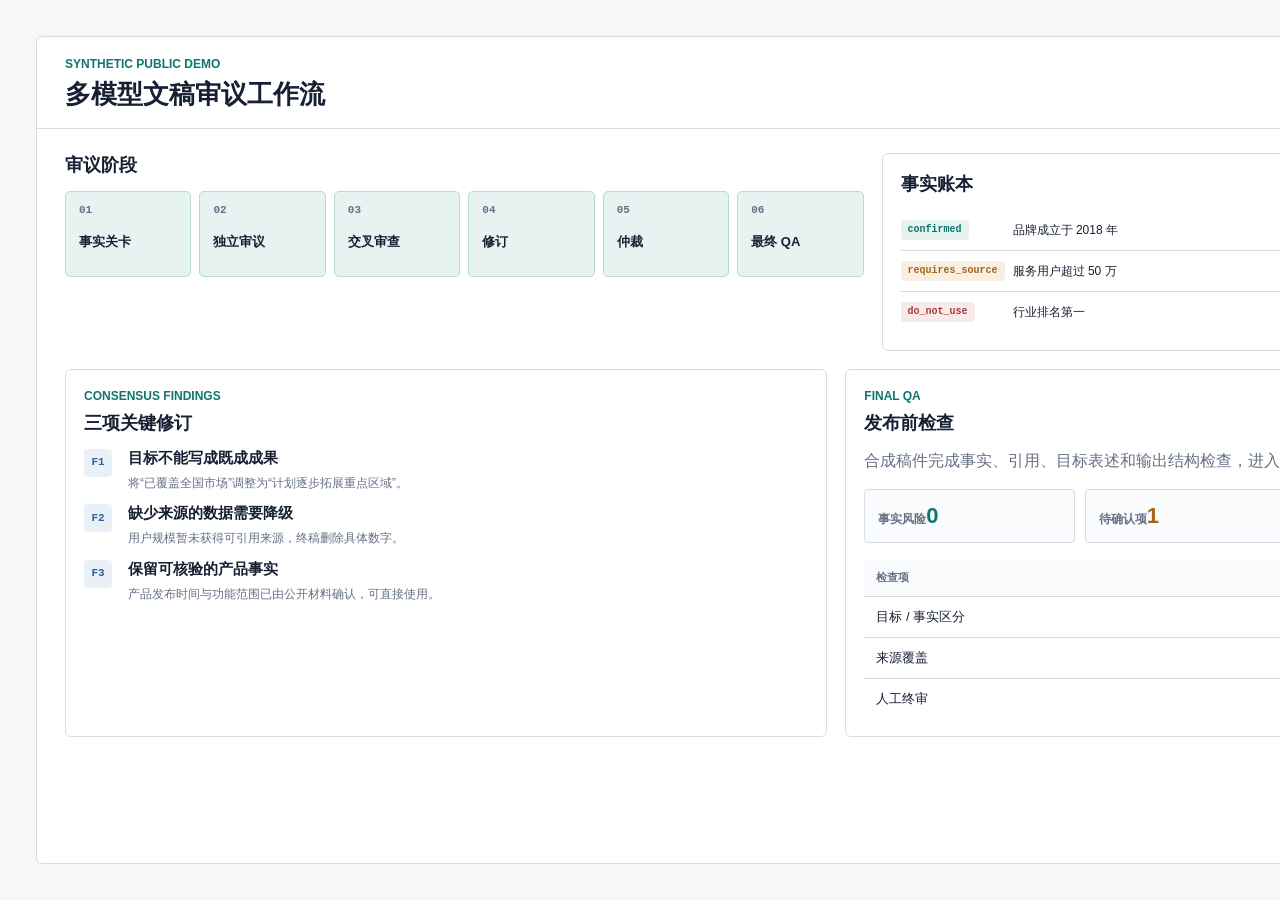
<file: demos/ai-council/index.html>
<!doctype html>
<html lang="zh-CN">
<head>
  <meta charset="utf-8">
  <meta name="viewport" content="width=device-width,initial-scale=1">
  <title>多模型文稿审议 - 合成演示</title>
  <link rel="stylesheet" href="../shared.css">
  <style>
    .summary { display: grid; grid-template-columns: 1.1fr .9fr; gap: 18px; margin-bottom: 18px; }
    .stage-list { display: grid; grid-template-columns: repeat(6, 1fr); gap: 8px; }
    .stage { min-height: 86px; padding: 13px; background: #fafbfc; border: 1px solid var(--line); border-radius: 5px; }
    .stage.done { background: var(--teal-soft); border-color: #bad8d4; }
    .stage-index { display: block; margin-bottom: 16px; color: var(--muted); font: 600 11px/1 "Cascadia Mono", monospace; }
    .stage strong { font-size: 13px; }
    .fact-box { padding: 18px; }
    .fact-row { display: grid; grid-template-columns: 100px 1fr 110px; gap: 12px; align-items: center; padding: 10px 0; border-bottom: 1px solid var(--line); font-size: 12px; }
    .fact-row:last-child { border-bottom: 0; }
    .status { width: fit-content; padding: 4px 7px; border-radius: 3px; font: 650 10px/1.2 "Cascadia Mono", monospace; }
    .confirmed { color: var(--teal); background: var(--teal-soft); }
    .source { color: var(--amber); background: var(--amber-soft); }
    .blocked { color: var(--red); background: var(--red-soft); }
    .result { display: grid; grid-template-columns: 1.05fr .95fr; gap: 18px; }
    .result > section { padding: 17px 18px; }
    .finding { display: grid; grid-template-columns: 34px 1fr; gap: 10px; margin-top: 12px; }
    .finding-code { width: 28px; height: 28px; display: grid; place-items: center; color: var(--blue); background: var(--blue-soft); border-radius: 4px; font: 700 11px/1 "Cascadia Mono", monospace; }
    .finding p { margin-bottom: 0; font-size: 12px; }
    .qa { display: grid; grid-template-columns: repeat(3, 1fr); gap: 10px; margin-top: 14px; }
    .qa div { padding: 13px; background: #fafbfc; border: 1px solid var(--line); border-radius: 4px; }
  </style>
</head>
<body>
  <main class="frame">
    <header class="topbar">
      <div><p class="eyebrow">SYNTHETIC PUBLIC DEMO</p><h1>多模型文稿审议工作流</h1></div>
      <span class="badge"><span class="dot"></span>Status: passed</span>
    </header>
    <div class="content">
      <section class="summary">
        <div>
          <h2>审议阶段</h2>
          <div class="stage-list">
            <div class="stage done"><span class="stage-index">01</span><strong>事实关卡</strong></div>
            <div class="stage done"><span class="stage-index">02</span><strong>独立审议</strong></div>
            <div class="stage done"><span class="stage-index">03</span><strong>交叉审查</strong></div>
            <div class="stage done"><span class="stage-index">04</span><strong>修订</strong></div>
            <div class="stage done"><span class="stage-index">05</span><strong>仲裁</strong></div>
            <div class="stage done"><span class="stage-index">06</span><strong>最终 QA</strong></div>
          </div>
        </div>
        <div class="panel fact-box">
          <h2>事实账本</h2>
          <div class="fact-row"><span class="status confirmed">confirmed</span><span>品牌成立于 2018 年</span><span class="muted">公开工商资料</span></div>
          <div class="fact-row"><span class="status source">requires_source</span><span>服务用户超过 50 万</span><span class="amber">降级表述</span></div>
          <div class="fact-row"><span class="status blocked">do_not_use</span><span>行业排名第一</span><span class="red">禁止写入</span></div>
        </div>
      </section>
      <section class="result">
        <section class="panel">
          <p class="eyebrow">CONSENSUS FINDINGS</p><h2>三项关键修订</h2>
          <div class="finding"><span class="finding-code">F1</span><div><h3>目标不能写成既成成果</h3><p>将“已覆盖全国市场”调整为“计划逐步拓展重点区域”。</p></div></div>
          <div class="finding"><span class="finding-code">F2</span><div><h3>缺少来源的数据需要降级</h3><p>用户规模暂未获得可引用来源，终稿删除具体数字。</p></div></div>
          <div class="finding"><span class="finding-code">F3</span><div><h3>保留可核验的产品事实</h3><p>产品发布时间与功能范围已由公开材料确认，可直接使用。</p></div></div>
        </section>
        <section class="panel">
          <p class="eyebrow">FINAL QA</p><h2>发布前检查</h2>
          <p>合成稿件完成事实、引用、目标表述和输出结构检查，进入人工终审。</p>
          <div class="qa"><div><span class="label">事实风险</span><strong class="value teal">0</strong></div><div><span class="label">待确认项</span><strong class="value amber">1</strong></div><div><span class="label">禁用事实</span><strong class="value red">1</strong></div></div>
          <table style="margin-top:16px"><thead><tr><th>检查项</th><th>结果</th></tr></thead><tbody><tr><td>目标 / 事实区分</td><td class="teal">通过</td></tr><tr><td>来源覆盖</td><td class="teal">通过</td></tr><tr><td>人工终审</td><td class="amber">保留</td></tr></tbody></table>
        </section>
      </section>
    </div>
  </main>
</body>
</html>
</file>
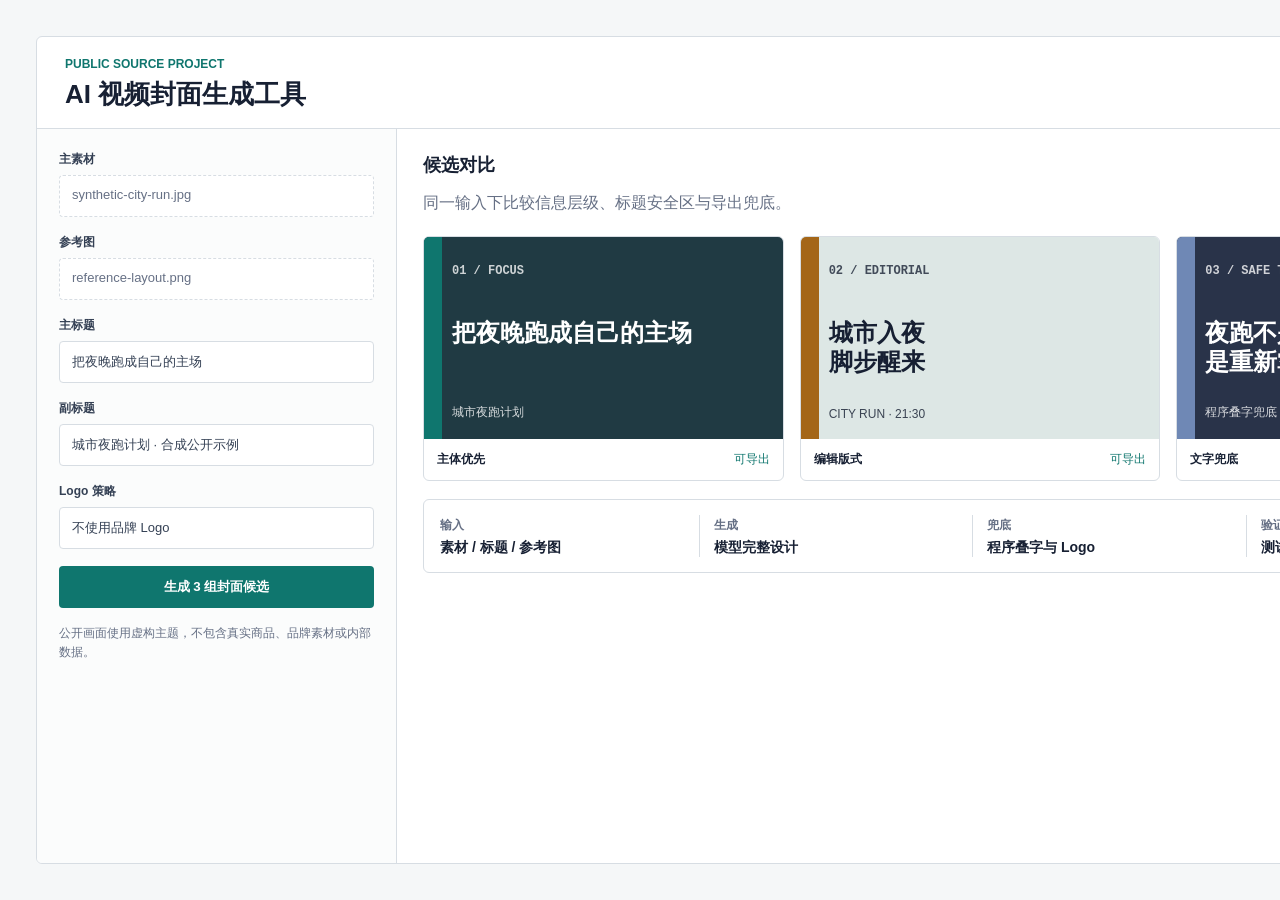
<file: demos/cover-generator/index.html>
<!doctype html>
<html lang="zh-CN">
<head>
  <meta charset="utf-8">
  <meta name="viewport" content="width=device-width,initial-scale=1">
  <title>AI 视频封面生成工具 - 合成演示</title>
  <link rel="stylesheet" href="../shared.css">
  <style>
    .cover-layout { display: grid; grid-template-columns: 360px 1fr; height: 100%; }
    .controls { padding: 22px; border-right: 1px solid var(--line); background: #fbfcfc; }
    .field { margin-bottom: 17px; }
    .field label { display: block; margin-bottom: 7px; color: #344054; font-size: 12px; font-weight: 700; }
    .input, .upload { min-height: 42px; padding: 11px 12px; border: 1px solid var(--line); border-radius: 4px; background: #fff; color: #344054; font-size: 13px; }
    .upload { border-style: dashed; color: var(--muted); }
    .action { width: 100%; padding: 12px; color: #fff; background: var(--teal); border: 0; border-radius: 4px; font-weight: 700; }
    .workspace { padding: 24px 26px; }
    .workspace-head { display: flex; align-items: flex-start; justify-content: space-between; margin-bottom: 20px; }
    .workspace-head p { margin-bottom: 0; }
    .candidate-grid { display: grid; grid-template-columns: repeat(3, 1fr); gap: 16px; }
    .candidate { overflow: hidden; border: 1px solid var(--line); border-radius: 6px; }
    .cover-art { aspect-ratio: 16/9; position: relative; overflow: hidden; padding: 28px; color: #fff; background: #203a43; }
    .cover-art.two { color: #172033; background: #dde7e5; }
    .cover-art.three { background: #293349; }
    .stripe { position: absolute; inset: 0 auto 0 0; width: 18px; background: var(--teal); }
    .two .stripe { background: var(--amber); }
    .three .stripe { background: #6f88b5; }
    .cover-number { display: block; margin-bottom: 42px; font: 600 12px/1 "Cascadia Mono", monospace; opacity: .78; }
    .cover-title { max-width: 300px; margin: 0; color: inherit; font: 750 24px/1.2 "Aptos Display", "Microsoft YaHei", sans-serif; }
    .cover-sub { position: absolute; left: 28px; bottom: 18px; color: inherit; font-size: 12px; opacity: .82; }
    .candidate-meta { display: flex; justify-content: space-between; padding: 12px 13px; font-size: 12px; }
    .proof { margin-top: 18px; padding: 15px 16px; display: grid; grid-template-columns: repeat(4, 1fr); gap: 14px; }
    .proof div { padding-right: 12px; border-right: 1px solid var(--line); }
    .proof div:last-child { border-right: 0; }
    .proof strong { display: block; margin-top: 5px; font-size: 14px; }
  </style>
</head>
<body>
  <main class="frame">
    <header class="topbar">
      <div><p class="eyebrow">PUBLIC SOURCE PROJECT</p><h1>AI 视频封面生成工具</h1></div>
      <span class="badge"><span class="dot"></span>公开源码 · 合成演示</span>
    </header>
    <section class="content" style="padding:0">
      <div class="cover-layout">
        <aside class="controls">
          <div class="field"><label>主素材</label><div class="upload">synthetic-city-run.jpg</div></div>
          <div class="field"><label>参考图</label><div class="upload">reference-layout.png</div></div>
          <div class="field"><label>主标题</label><div class="input">把夜晚跑成自己的主场</div></div>
          <div class="field"><label>副标题</label><div class="input">城市夜跑计划 · 合成公开示例</div></div>
          <div class="field"><label>Logo 策略</label><div class="input">不使用品牌 Logo</div></div>
          <button class="action">生成 3 组封面候选</button>
          <p class="small" style="margin-top:16px">公开画面使用虚构主题，不包含真实商品、品牌素材或内部数据。</p>
        </aside>
        <div class="workspace">
          <div class="workspace-head">
            <div><h2>候选对比</h2><p>同一输入下比较信息层级、标题安全区与导出兜底。</p></div>
            <span class="label mono">TASK 2026-0711-DEMO</span>
          </div>
          <div class="candidate-grid">
            <article class="candidate"><div class="cover-art"><span class="stripe"></span><span class="cover-number">01 / FOCUS</span><p class="cover-title">把夜晚跑成自己的主场</p><span class="cover-sub">城市夜跑计划</span></div><div class="candidate-meta"><strong>主体优先</strong><span class="teal">可导出</span></div></article>
            <article class="candidate"><div class="cover-art two"><span class="stripe"></span><span class="cover-number">02 / EDITORIAL</span><p class="cover-title">城市入夜<br>脚步醒来</p><span class="cover-sub">CITY RUN · 21:30</span></div><div class="candidate-meta"><strong>编辑版式</strong><span class="teal">可导出</span></div></article>
            <article class="candidate"><div class="cover-art three"><span class="stripe"></span><span class="cover-number">03 / SAFE TYPE</span><p class="cover-title">夜跑不是逃离<br>是重新掌握节奏</p><span class="cover-sub">程序叠字兜底</span></div><div class="candidate-meta"><strong>文字兜底</strong><span class="teal">可导出</span></div></article>
          </div>
          <div class="proof panel"><div><span class="label">输入</span><strong>素材 / 标题 / 参考图</strong></div><div><span class="label">生成</span><strong>模型完整设计</strong></div><div><span class="label">兜底</span><strong>程序叠字与 Logo</strong></div><div><span class="label">验证</span><strong>测试 + 构建检查</strong></div></div>
        </div>
      </div>
    </section>
  </main>
</body>
</html>
</file>
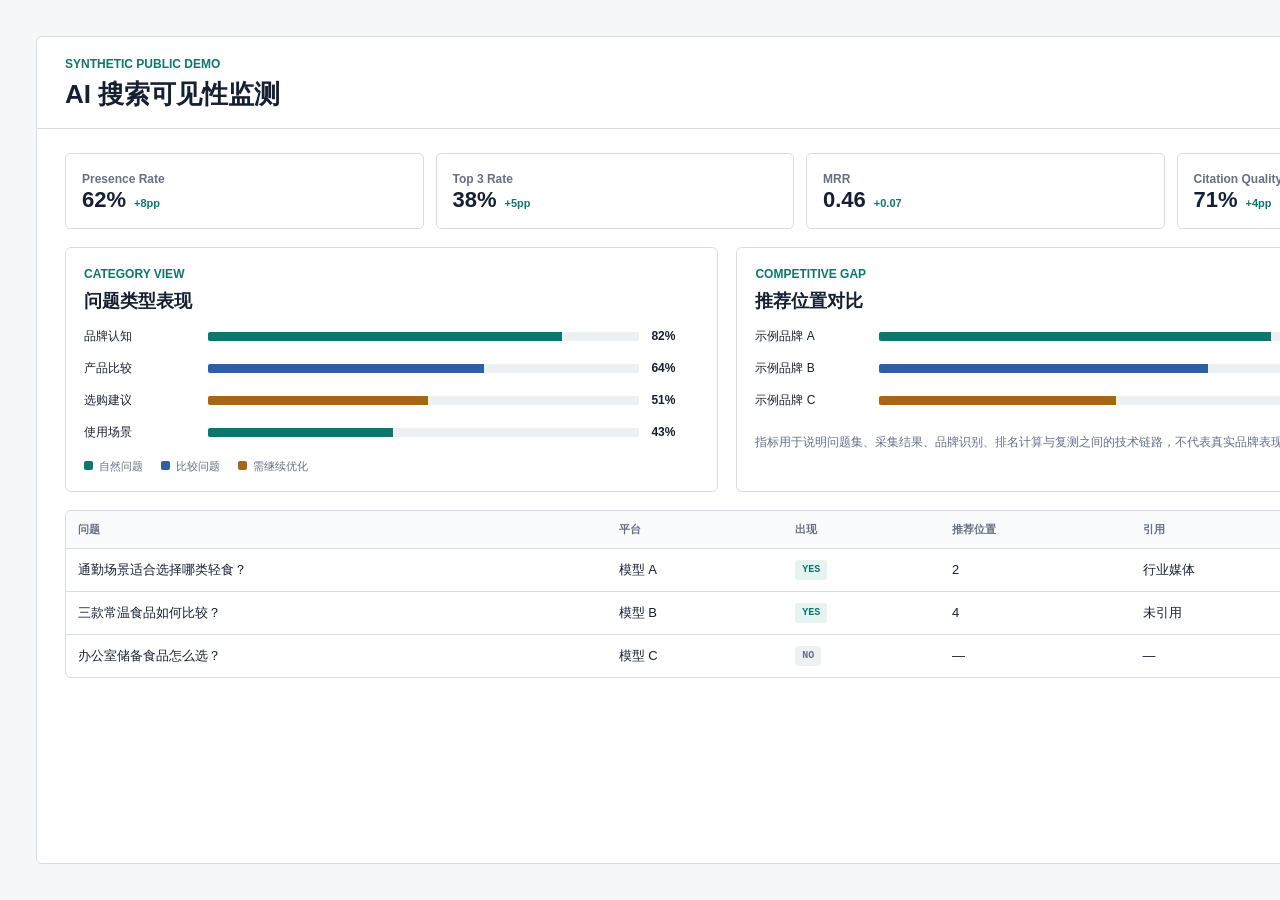
<file: demos/geo-monitor/index.html>
<!doctype html>
<html lang="zh-CN">
<head>
  <meta charset="utf-8">
  <meta name="viewport" content="width=device-width,initial-scale=1">
  <title>AI 搜索可见性监测 - 合成演示</title>
  <link rel="stylesheet" href="../shared.css">
  <style>
    .kpis { display: grid; grid-template-columns: repeat(4, 1fr); gap: 12px; margin-bottom: 18px; }
    .kpi { padding: 15px 16px; border: 1px solid var(--line); border-radius: 5px; }
    .delta { margin-left: 8px; color: var(--teal); font-size: 11px; font-weight: 700; }
    .grid { display: grid; grid-template-columns: .9fr 1.1fr; gap: 18px; }
    .grid > section { padding: 17px 18px; }
    .bar-row { display: grid; grid-template-columns: 112px 1fr 48px; gap: 12px; align-items: center; margin: 15px 0; font-size: 12px; }
    .track { height: 9px; overflow: hidden; background: #edf0f3; border-radius: 2px; }
    .bar { height: 100%; background: var(--teal); }
    .bar.blue { background: var(--blue); }
    .bar.amber { background: var(--amber); }
    .legend { display: flex; gap: 18px; margin-top: 18px; color: var(--muted); font-size: 11px; }
    .legend i { display: inline-block; width: 9px; height: 9px; margin-right: 6px; border-radius: 2px; }
    .evidence { margin-top: 18px; padding: 0; overflow: hidden; }
    .pill { display: inline-block; padding: 4px 7px; border-radius: 3px; font: 650 10px/1.2 "Cascadia Mono", monospace; }
    .yes { color: var(--teal); background: var(--teal-soft); }
    .partial { color: var(--amber); background: var(--amber-soft); }
    .no { color: var(--muted); background: #eef1f4; }
  </style>
</head>
<body>
  <main class="frame">
    <header class="topbar">
      <div><p class="eyebrow">SYNTHETIC PUBLIC DEMO</p><h1>AI 搜索可见性监测</h1></div>
      <span class="badge"><span class="dot"></span>虚构品牌 · 合成数据</span>
    </header>
    <div class="content">
      <section class="kpis">
        <div class="kpi"><span class="label">Presence Rate</span><div><span class="value">62%</span><span class="delta">+8pp</span></div></div>
        <div class="kpi"><span class="label">Top 3 Rate</span><div><span class="value">38%</span><span class="delta">+5pp</span></div></div>
        <div class="kpi"><span class="label">MRR</span><div><span class="value">0.46</span><span class="delta">+0.07</span></div></div>
        <div class="kpi"><span class="label">Citation Quality</span><div><span class="value">71%</span><span class="delta">+4pp</span></div></div>
      </section>
      <section class="grid">
        <section class="panel">
          <p class="eyebrow">CATEGORY VIEW</p><h2>问题类型表现</h2>
          <div class="bar-row"><span>品牌认知</span><div class="track"><div class="bar" style="width:82%"></div></div><strong>82%</strong></div>
          <div class="bar-row"><span>产品比较</span><div class="track"><div class="bar blue" style="width:64%"></div></div><strong>64%</strong></div>
          <div class="bar-row"><span>选购建议</span><div class="track"><div class="bar amber" style="width:51%"></div></div><strong>51%</strong></div>
          <div class="bar-row"><span>使用场景</span><div class="track"><div class="bar" style="width:43%"></div></div><strong>43%</strong></div>
          <div class="legend"><span><i style="background:var(--teal)"></i>自然问题</span><span><i style="background:var(--blue)"></i>比较问题</span><span><i style="background:var(--amber)"></i>需继续优化</span></div>
        </section>
        <section class="panel">
          <p class="eyebrow">COMPETITIVE GAP</p><h2>推荐位置对比</h2>
          <div class="bar-row"><span>示例品牌 A</span><div class="track"><div class="bar" style="width:68%"></div></div><strong>0.68</strong></div>
          <div class="bar-row"><span>示例品牌 B</span><div class="track"><div class="bar blue" style="width:57%"></div></div><strong>0.57</strong></div>
          <div class="bar-row"><span>示例品牌 C</span><div class="track"><div class="bar amber" style="width:41%"></div></div><strong>0.41</strong></div>
          <p class="small" style="margin-top:24px">指标用于说明问题集、采集结果、品牌识别、排名计算与复测之间的技术链路，不代表真实品牌表现。</p>
        </section>
      </section>
      <section class="panel evidence">
        <table><thead><tr><th>问题</th><th>平台</th><th>出现</th><th>推荐位置</th><th>引用</th><th>证据状态</th></tr></thead><tbody>
          <tr><td>通勤场景适合选择哪类轻食？</td><td>模型 A</td><td><span class="pill yes">YES</span></td><td>2</td><td>行业媒体</td><td><span class="pill yes">完整</span></td></tr>
          <tr><td>三款常温食品如何比较？</td><td>模型 B</td><td><span class="pill yes">YES</span></td><td>4</td><td>未引用</td><td><span class="pill partial">待复核</span></td></tr>
          <tr><td>办公室储备食品怎么选？</td><td>模型 C</td><td><span class="pill no">NO</span></td><td>—</td><td>—</td><td><span class="pill no">未出现</span></td></tr>
        </tbody></table>
      </section>
    </div>
  </main>
</body>
</html>
</file>
<file: demos/shared.css>
:root {
  --ink: #172033;
  --muted: #667085;
  --paper: #f5f7f8;
  --panel: #ffffff;
  --line: #d7dde3;
  --teal: #0f766e;
  --teal-soft: #e7f3f1;
  --blue: #2e5f9e;
  --blue-soft: #eaf0f8;
  --amber: #a46618;
  --amber-soft: #f8efe2;
  --red: #a43b3b;
  --red-soft: #f8eaea;
}

* { box-sizing: border-box; }

html, body {
  margin: 0;
  min-height: 100%;
  color: var(--ink);
  background: var(--paper);
  font-family: "Segoe UI", "Microsoft YaHei", sans-serif;
}

body { padding: 36px; }

.frame {
  width: 1528px;
  height: 828px;
  margin: 0 auto;
  overflow: hidden;
  background: var(--panel);
  border: 1px solid var(--line);
  border-radius: 6px;
}

.topbar {
  height: 92px;
  padding: 22px 28px;
  display: flex;
  align-items: center;
  justify-content: space-between;
  border-bottom: 1px solid var(--line);
}

.eyebrow {
  margin: 0 0 5px;
  color: var(--teal);
  font-size: 12px;
  font-weight: 700;
  letter-spacing: 0;
  text-transform: uppercase;
}

h1, h2, h3, p { margin-top: 0; }
h1 { margin-bottom: 0; font: 700 26px/1.2 "Aptos Display", "Microsoft YaHei", sans-serif; }
h2 { margin-bottom: 14px; font-size: 18px; }
h3 { margin-bottom: 6px; font-size: 15px; }
p { color: var(--muted); line-height: 1.55; }

.badge {
  display: inline-flex;
  align-items: center;
  gap: 7px;
  min-height: 30px;
  padding: 5px 10px;
  color: var(--teal);
  background: var(--teal-soft);
  border: 1px solid #bad8d4;
  border-radius: 4px;
  font-size: 12px;
  font-weight: 700;
}

.dot { width: 7px; height: 7px; border-radius: 50%; background: currentColor; }
.content { height: calc(100% - 92px); padding: 24px 28px 28px; }
.panel { border: 1px solid var(--line); border-radius: 6px; background: #fff; }
.label { color: var(--muted); font-size: 12px; font-weight: 600; }
.value { color: var(--ink); font-size: 22px; font-weight: 750; }
.mono { font-family: "Cascadia Mono", Consolas, monospace; }
.small { font-size: 12px; }
.muted { color: var(--muted); }
.teal { color: var(--teal); }
.blue { color: var(--blue); }
.amber { color: var(--amber); }
.red { color: var(--red); }

table { width: 100%; border-collapse: collapse; font-size: 13px; }
th, td { padding: 11px 12px; text-align: left; border-bottom: 1px solid var(--line); }
th { color: var(--muted); background: #fafbfc; font-size: 11px; text-transform: uppercase; }
tr:last-child td { border-bottom: 0; }
</file>
